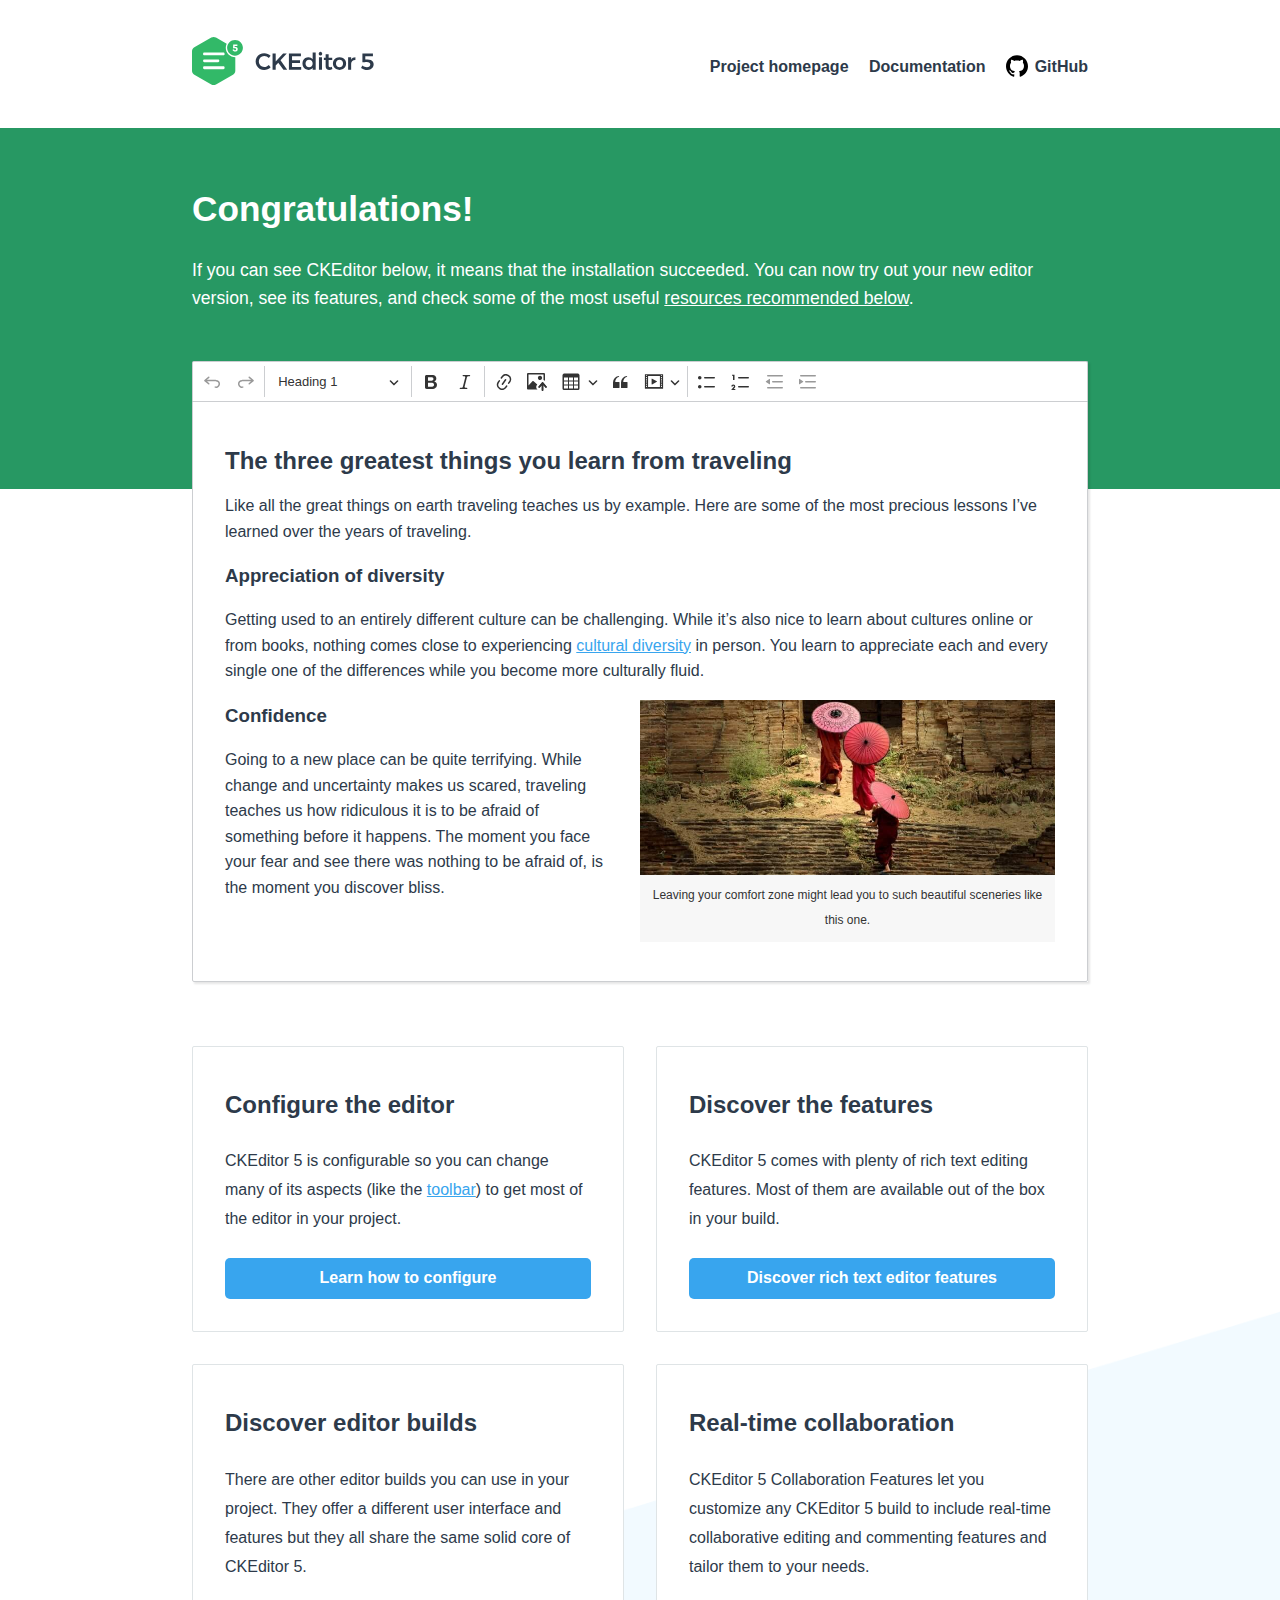
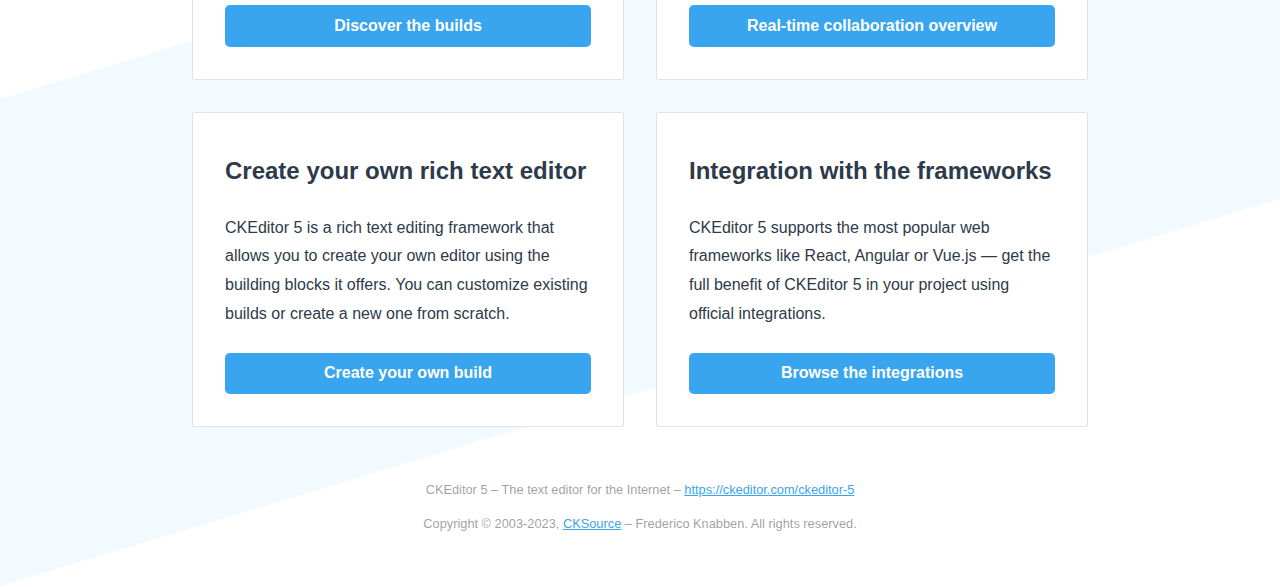
<file: static/ckeditor5/index.html>
<!DOCTYPE html>
<!--
Copyright (c) 2003-2023, CKSource Holding sp. z o.o. All rights reserved.
For licensing, see LICENSE.md or https://ckeditor.com/legal/ckeditor-oss-license
-->
<html lang="en">
<head>
	<meta charset="utf-8">
	<meta name="viewport" content="width=device-width, initial-scale=1.0, maximum-scale=1.0" />
	<link type="text/css" href="sample/css/sample.css" rel="stylesheet" media="screen" />
	<title>CKEditor 5 – classic editor build sample</title>
</head>
<body>

<header>
	<div class="centered">
		<h1><a href="https://ckeditor.com/ckeditor-5"><img src="sample/img/logo.svg" alt="WYSIWYG editor - CKEditor 5" /></a></h1>

		<input type="checkbox" id="menu-toggle" />
		<label for="menu-toggle"></label>
		  
		<nav>
			<ul>
				<li><a href="https://ckeditor.com/ckeditor-5">Project homepage</a></li>
				<li><a href="https://ckeditor.com/docs/">Documentation</a></li>
				<li><a href="https://github.com/ckeditor/ckeditor5">GitHub</a></li>
			</ul>
		</nav>
	</div>
</header>

<main>
	<div class="message">
		<div class="centered">
			<h1>Congratulations!</h1>

			<p>If you can see CKEditor below, it means that the installation succeeded. You can now try out your new editor version, see its features,
			and check some of the most useful <a href="#references">resources recommended below</a>.</p>
		</div>
	</div>
	<div class="centered">
		<div id="editor">
			<h2>The three greatest things you learn from traveling</h2>

			<p>Like all the great things on earth traveling teaches us by example. Here are some of the most precious lessons I’ve learned over the years of traveling.</p>

			<h3>Appreciation of diversity</h3>

			<p>Getting used to an entirely different culture can be challenging. While it’s also nice to learn about cultures online or from books, nothing comes close to experiencing <a href="https://en.wikipedia.org/wiki/Cultural_diversity">cultural diversity</a> in person. You learn to appreciate each and every single one of the differences while you become more culturally fluid.</p>

			<figure class="image image-style-side"><img src="sample/img/umbrellas.jpg" alt="Three Monks walking on ancient temple.">
				<figcaption>Leaving your comfort zone might lead you to such beautiful sceneries like this one.</figcaption>
			</figure>

			<h3>Confidence</h3>

			<p>Going to a new place can be quite terrifying. While change and uncertainty makes us scared, traveling teaches us how ridiculous it is to be afraid of something before it happens. The moment you face your fear and see there was nothing to be afraid of, is the moment you discover bliss.</p>
		</div>

		<div id="references">
			<section>
				<h2>Configure the editor</h2>
				<p>CKEditor 5 is configurable so you can change many of its aspects (like the <a href="https://ckeditor.com/docs/ckeditor5/latest/builds/guides/integration/configuration.html#toolbar-setup">toolbar</a>) to get most of the editor in your project.</p>
				<p><a href="https://ckeditor.com/docs/ckeditor5/latest/builds/guides/integration/configuration.html">Learn how to configure</a></p>
			</section>

			<section>
				<h2>Discover the features</h2>
				<p>CKEditor 5 comes with plenty of rich text editing features. Most of them are available out of the box in your build.</p>
				<p><a href="https://ckeditor.com/docs/ckeditor5/latest/features/index.html">Discover rich text editor features</a></p>				</section>

			<section>
				<h2>Discover editor builds</h2>
				<p>There are other editor builds you can use in your project. They offer a different user interface and features but they all share the same solid core of CKEditor 5.</p>
				<p><a href="https://ckeditor.com/docs/ckeditor5/latest/builds/guides/overview.html">Discover the builds</a></p>
			</section>

			<section>
				<h2>Real-time collaboration</h2>
				<p>CKEditor 5 Collaboration Features let you customize any CKEditor 5 build to include real-time collaborative editing and commenting features and tailor them to your needs.</p>
				<p><a href="https://ckeditor.com/docs/ckeditor5/latest/features/collaboration/collaboration.html">Real-time collaboration overview</a></p>
			</section>

			<section>
				<h2>Create your own rich text editor</h2>
				<p>CKEditor 5 is a rich text editing framework that allows you to create your own editor using the building blocks it offers. You can customize existing builds or create a new one from scratch.</p>
				<p><a href="https://ckeditor.com/docs/ckeditor5/latest/builds/guides/development/custom-builds.html">Create your own build</a></p>
			</section>

			<section>
				<h2>Integration with the frameworks</h2>
				<p>CKEditor 5 supports the most popular web frameworks like React, Angular or Vue.js &mdash; get the full benefit of CKEditor 5 in your project using official integrations.</p>
				<p><a href="https://ckeditor.com/docs/ckeditor5/latest/builds/guides/integration/frameworks/overview.html">Browse the integrations</a></p>
			</section>	
		</div>
	</div>
</main>

<footer>
	<div>
		<p>CKEditor 5 – The text editor for the Internet – <a href="https://ckeditor.com/ckeditor-5">https://ckeditor.com/ckeditor-5</a></p>
		<p>Copyright © 2003-2023, <a href="https://cksource.com/">CKSource</a> – Frederico Knabben. All rights reserved.</p>
	</div>
</footer>

<script src="ckeditor.js"></script>

<script>
	ClassicEditor
		.create( document.querySelector( '#editor' ), {
			// toolbar: [ 'heading', '|', 'bold', 'italic', 'link' ]
		} )
		.then( editor => {
			window.editor = editor;
		} )
		.catch( err => {
			console.error( err.stack );
		} );
</script>

</body>
</html>
</file>
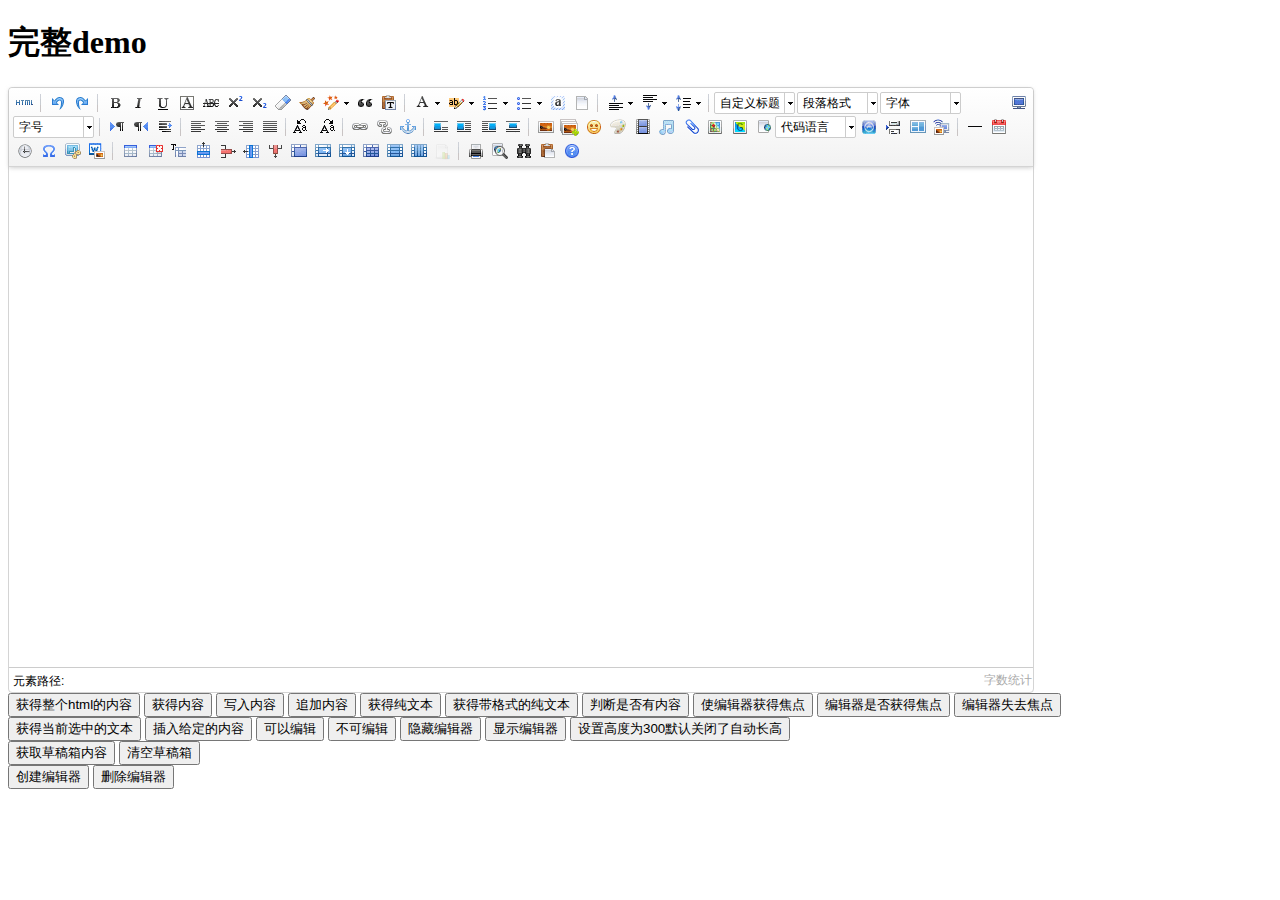
<file: static/ueditor/index.html>
<!DOCTYPE HTML PUBLIC "-//W3C//DTD HTML 4.01 Transitional//EN"
        "http://www.w3.org/TR/html4/loose.dtd">
<html>
<head>
    <title>完整demo</title>
    <meta http-equiv="Content-Type" content="text/html;charset=utf-8"/>
    <script type="text/javascript" charset="utf-8" src="ueditor.config.js"></script>
    <script type="text/javascript" charset="utf-8" src="ueditor.all.min.js"> </script>
    <!--建议手动加在语言，避免在ie下有时因为加载语言失败导致编辑器加载失败-->
    <!--这里加载的语言文件会覆盖你在配置项目里添加的语言类型，比如你在配置项目里配置的是英文，这里加载的中文，那最后就是中文-->
    <script type="text/javascript" charset="utf-8" src="lang/zh-cn/zh-cn.js"></script>

    <style type="text/css">
        div{
            width:100%;
        }
    </style>
</head>
<body>
<div>
    <h1>完整demo</h1>
    <script id="editor" type="text/plain" style="width:1024px;height:500px;"></script>
</div>
<div id="btns">
    <div>
        <button onclick="getAllHtml()">获得整个html的内容</button>
        <button onclick="getContent()">获得内容</button>
        <button onclick="setContent()">写入内容</button>
        <button onclick="setContent(true)">追加内容</button>
        <button onclick="getContentTxt()">获得纯文本</button>
        <button onclick="getPlainTxt()">获得带格式的纯文本</button>
        <button onclick="hasContent()">判断是否有内容</button>
        <button onclick="setFocus()">使编辑器获得焦点</button>
        <button onmousedown="isFocus(event)">编辑器是否获得焦点</button>
        <button onmousedown="setblur(event)" >编辑器失去焦点</button>

    </div>
    <div>
        <button onclick="getText()">获得当前选中的文本</button>
        <button onclick="insertHtml()">插入给定的内容</button>
        <button id="enable" onclick="setEnabled()">可以编辑</button>
        <button onclick="setDisabled()">不可编辑</button>
        <button onclick=" UE.getEditor('editor').setHide()">隐藏编辑器</button>
        <button onclick=" UE.getEditor('editor').setShow()">显示编辑器</button>
        <button onclick=" UE.getEditor('editor').setHeight(300)">设置高度为300默认关闭了自动长高</button>
    </div>

    <div>
        <button onclick="getLocalData()" >获取草稿箱内容</button>
        <button onclick="clearLocalData()" >清空草稿箱</button>
    </div>

</div>
<div>
    <button onclick="createEditor()">
    创建编辑器</button>
    <button onclick="deleteEditor()">
    删除编辑器</button>
</div>

<script type="text/javascript">

    //实例化编辑器
    //建议使用工厂方法getEditor创建和引用编辑器实例，如果在某个闭包下引用该编辑器，直接调用UE.getEditor('editor')就能拿到相关的实例
    var ue = UE.getEditor('editor');


    function isFocus(e){
        alert(UE.getEditor('editor').isFocus());
        UE.dom.domUtils.preventDefault(e)
    }
    function setblur(e){
        UE.getEditor('editor').blur();
        UE.dom.domUtils.preventDefault(e)
    }
    function insertHtml() {
        var value = prompt('插入html代码', '');
        UE.getEditor('editor').execCommand('insertHtml', value)
    }
    function createEditor() {
        enableBtn();
        UE.getEditor('editor');
    }
    function getAllHtml() {
        alert(UE.getEditor('editor').getAllHtml())
    }
    function getContent() {
        var arr = [];
        arr.push("使用editor.getContent()方法可以获得编辑器的内容");
        arr.push("内容为：");
        arr.push(UE.getEditor('editor').getContent());
        alert(arr.join("\n"));
    }
    function getPlainTxt() {
        var arr = [];
        arr.push("使用editor.getPlainTxt()方法可以获得编辑器的带格式的纯文本内容");
        arr.push("内容为：");
        arr.push(UE.getEditor('editor').getPlainTxt());
        alert(arr.join('\n'))
    }
    function setContent(isAppendTo) {
        var arr = [];
        arr.push("使用editor.setContent('欢迎使用ueditor')方法可以设置编辑器的内容");
        UE.getEditor('editor').setContent('欢迎使用ueditor', isAppendTo);
        alert(arr.join("\n"));
    }
    function setDisabled() {
        UE.getEditor('editor').setDisabled('fullscreen');
        disableBtn("enable");
    }

    function setEnabled() {
        UE.getEditor('editor').setEnabled();
        enableBtn();
    }

    function getText() {
        //当你点击按钮时编辑区域已经失去了焦点，如果直接用getText将不会得到内容，所以要在选回来，然后取得内容
        var range = UE.getEditor('editor').selection.getRange();
        range.select();
        var txt = UE.getEditor('editor').selection.getText();
        alert(txt)
    }

    function getContentTxt() {
        var arr = [];
        arr.push("使用editor.getContentTxt()方法可以获得编辑器的纯文本内容");
        arr.push("编辑器的纯文本内容为：");
        arr.push(UE.getEditor('editor').getContentTxt());
        alert(arr.join("\n"));
    }
    function hasContent() {
        var arr = [];
        arr.push("使用editor.hasContents()方法判断编辑器里是否有内容");
        arr.push("判断结果为：");
        arr.push(UE.getEditor('editor').hasContents());
        alert(arr.join("\n"));
    }
    function setFocus() {
        UE.getEditor('editor').focus();
    }
    function deleteEditor() {
        disableBtn();
        UE.getEditor('editor').destroy();
    }
    function disableBtn(str) {
        var div = document.getElementById('btns');
        var btns = UE.dom.domUtils.getElementsByTagName(div, "button");
        for (var i = 0, btn; btn = btns[i++];) {
            if (btn.id == str) {
                UE.dom.domUtils.removeAttributes(btn, ["disabled"]);
            } else {
                btn.setAttribute("disabled", "true");
            }
        }
    }
    function enableBtn() {
        var div = document.getElementById('btns');
        var btns = UE.dom.domUtils.getElementsByTagName(div, "button");
        for (var i = 0, btn; btn = btns[i++];) {
            UE.dom.domUtils.removeAttributes(btn, ["disabled"]);
        }
    }

    function getLocalData () {
        alert(UE.getEditor('editor').execCommand( "getlocaldata" ));
    }

    function clearLocalData () {
        UE.getEditor('editor').execCommand( "clearlocaldata" );
        alert("已清空草稿箱")
    }
</script>
</body>
</html>
</file>
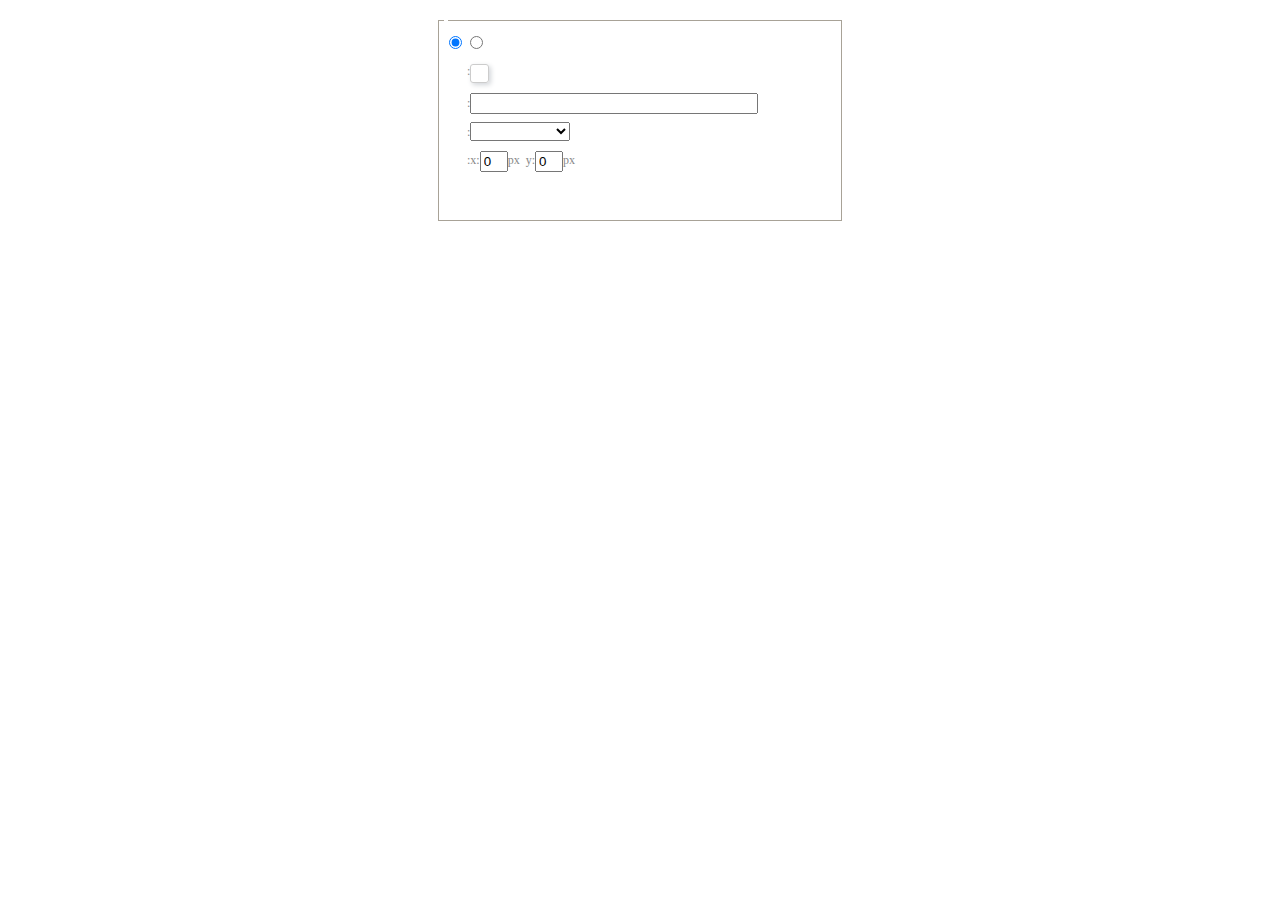
<file: static/ueditor/dialogs/background/background.html>
<!DOCTYPE HTML>
<html>
<head>
    <meta http-equiv="Content-Type" content="text/html;charset=utf-8"/>
    <script type="text/javascript" src="../internal.js"></script>
    <link rel="stylesheet" type="text/css" href="background.css">
</head>
<body>
    <div id="bg_container" class="wrapper">
        <div id="tabHeads" class="tabhead">
            <span class="focus" data-content-id="normal"><var id="lang_background_normal"></var></span>
            <span class="" data-content-id="imgManager"><var id="lang_background_local"></var></span>
        </div>
        <div id="tabBodys" class="tabbody">
            <div id="normal" class="panel focus">
                <fieldset class="bgarea">
                    <legend><var id="lang_background_set"></var></legend>
                    <div class="content">
                        <div>
                            <label><input id="nocolorRadio" class="iptradio" type="radio" name="t" value="none" checked="checked"><var id="lang_background_none"></var></label>
                            <label><input id="coloredRadio" class="iptradio" type="radio" name="t" value="color"><var id="lang_background_colored"></var></label>
                        </div>
                        <div class="wrapcolor pl">
                            <div class="color">
                                <var id="lang_background_color"></var>:
                            </div>
                            <div id="colorPicker"></div>
                            <div class="clear"></div>
                        </div>
                        <div class="wrapcolor pl">
                            <label><var id="lang_background_netimg"></var>:</label><input class="txt" type="text" id="url">
                        </div>
                        <div id="alignment" class="alignment">
                            <var id="lang_background_align"></var>:<select id="repeatType">
                                <option value="center"></option>
                                <option value="repeat-x"></option>
                                <option value="repeat-y"></option>
                                <option value="repeat"></option>
                                <option value="self"></option>
                            </select>
                        </div>
                        <div id="custom" >
                            <var id="lang_background_position"></var>:x:<input type="text" size="1" id="x" maxlength="4" value="0">px&nbsp;&nbsp;y:<input type="text" size="1" id="y" maxlength="4" value="0">px
                        </div>
                    </div>
                </fieldset>

            </div>
            <div id="imgManager" class="panel">
                <div id="imageList" style=""></div>
            </div>
        </div>
    </div>
    <script type="text/javascript" src="background.js"></script>
</body>
</html>
</file>
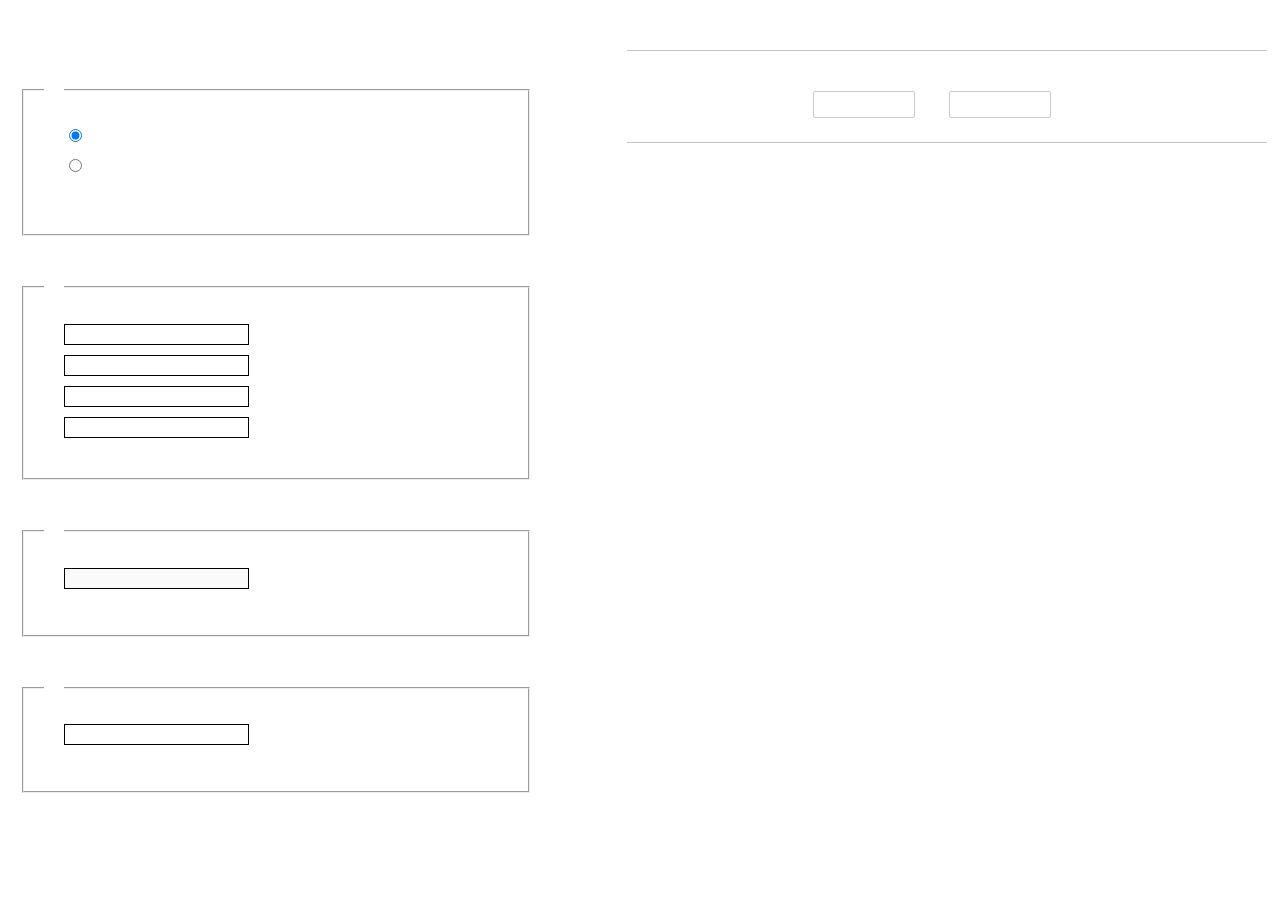
<file: static/ueditor/dialogs/charts/charts.html>
<!DOCTYPE html>
<html>
    <head>
        <title>chart</title>
        <meta chartset="utf-8">
        <link rel="stylesheet" type="text/css" href="charts.css">
        <script type="text/javascript" src="../internal.js"></script>
    </head>
    <body>
        <div class="main">
            <div class="table-view">
                <h3><var id="lang_data_source"></var></h3>
                <div id="tableContainer" class="table-container"></div>
                <h3><var id="lang_chart_format"></var></h3>
                <form name="data-form">
                    <div class="charts-format">
                        <fieldset>
                            <legend><var id="lang_data_align"></var></legend>
                            <div class="format-item-container">
                                <label>
                                    <input type="radio" class="format-ctrl not-pie-item" name="charts-format" value="1" checked="checked">
                                    <var id="lang_chart_align_same"></var>
                                </label>
                                <label>
                                    <input type="radio" class="format-ctrl not-pie-item" name="charts-format" value="-1">
                                    <var id="lang_chart_align_reverse"></var>
                                </label>
                                <br>
                            </div>
                        </fieldset>
                        <fieldset>
                            <legend><var id="lang_chart_title"></var></legend>
                            <div class="format-item-container">
                                <label>
                                    <var id="lang_chart_main_title"></var><input type="text" name="title" class="data-item">
                                </label>
                                <label>
                                    <var id="lang_chart_sub_title"></var><input type="text" name="sub-title" class="data-item not-pie-item">
                                </label>
                                <label>
                                    <var id="lang_chart_x_title"></var><input type="text" name="x-title" class="data-item not-pie-item">
                                </label>
                                <label>
                                    <var id="lang_chart_y_title"></var><input type="text" name="y-title" class="data-item not-pie-item">
                                </label>
                            </div>
                        </fieldset>
                        <fieldset>
                            <legend><var id="lang_chart_tip"></var></legend>
                            <div class="format-item-container">
                                <label>
                                    <var id="lang_cahrt_tip_prefix"></var>
                                    <input type="text" id="tipInput" name="tip" class="data-item" disabled="disabled">
                                </label>
                                <p><var id="lang_cahrt_tip_description"></var></p>
                            </div>
                        </fieldset>
                        <fieldset>
                            <legend><var id="lang_chart_data_unit"></var></legend>
                            <div class="format-item-container">
                                <label><var id="lang_chart_data_unit_title"></var><input type="text" name="unit" class="data-item"></label>
                                <p><var id="lang_chart_data_unit_description"></var></p>
                            </div>
                        </fieldset>
                    </div>
                </form>
            </div>
            <div class="charts-view">
                <div id="chartsContainer" class="charts-container"></div>
                <div id="chartsType" class="charts-type">
                    <h3><var id="lang_chart_type"></var></h3>
                    <div class="scroll-view">
                        <div class="scroll-container">
                            <div id="scrollBed" class="scroll-bed"></div>
                        </div>
                        <div id="buttonContainer" class="button-container">
                            <a href="#" data-title="prev"><var id="lang_prev_btn"></var></a>
                            <a href="#" data-title="next"><var id="lang_next_btn"></var></a>
                        </div>
                    </div>
                </div>
            </div>
        </div>
        <script src="../../third-party/jquery-1.10.2.min.js"></script>
        <script src="../../third-party/highcharts/highcharts.js"></script>
        <script src="chart.config.js"></script>
        <script src="charts.js"></script>
    </body>
</html>
</file>
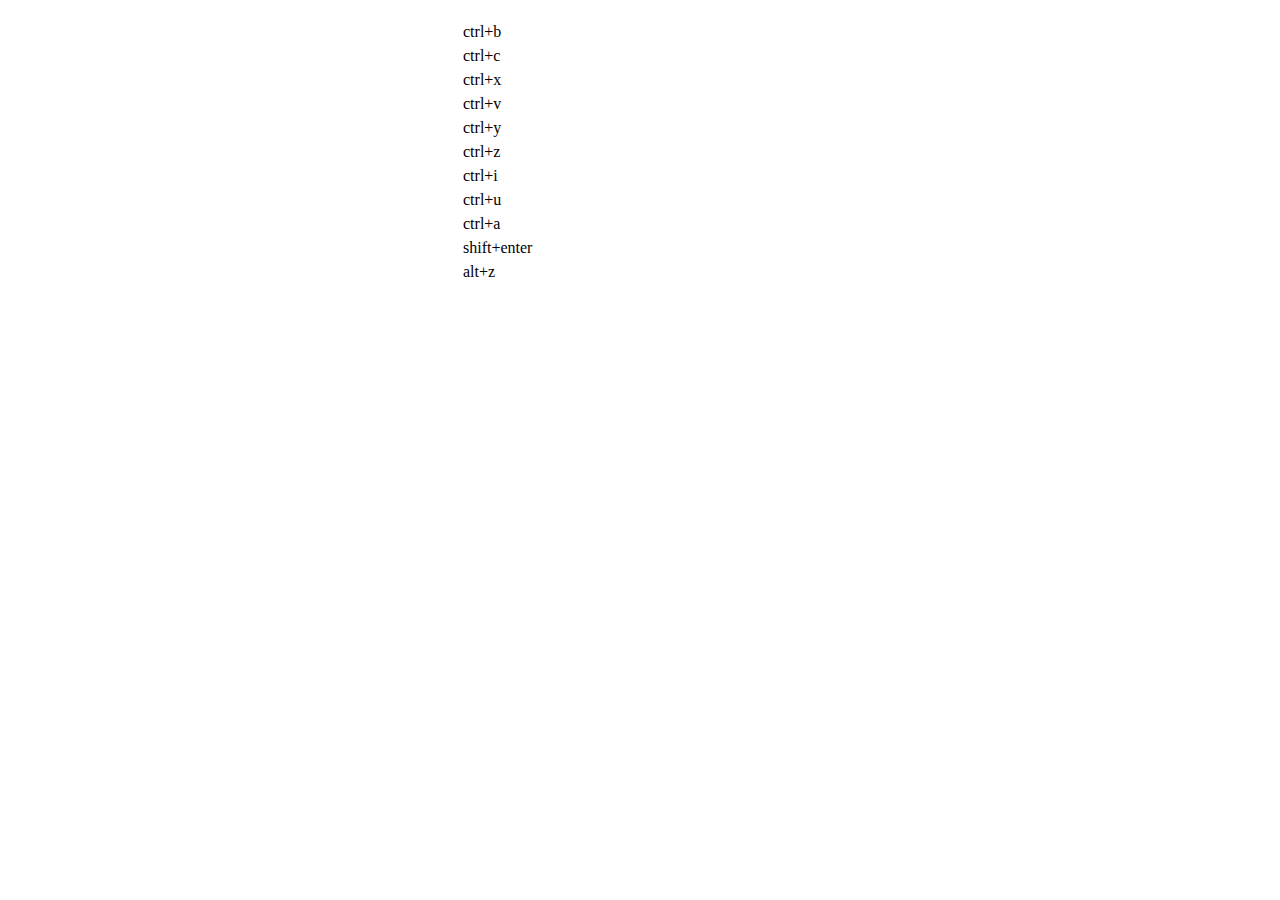
<file: static/ueditor/dialogs/help/help.html>
<!DOCTYPE HTML PUBLIC "-//W3C//DTD HTML 4.01 Transitional//EN"
        "http://www.w3.org/TR/html4/loose.dtd">
<html>
<head>
    <title>帮助</title>
    <meta content="text/html; charset=utf-8" http-equiv="Content-Type"/>
    <script type="text/javascript" src="../internal.js"></script>
    <link rel="stylesheet" type="text/css" href="help.css">
</head>
<body>
<div class="wrapper" id="helptab">
    <div id="tabHeads" class="tabhead">
        <span class="focus" tabsrc="about"><var id="lang_input_about"></var></span>
        <span tabsrc="shortcuts"><var id="lang_input_shortcuts"></var></span>
    </div>
    <div id="tabBodys" class="tabbody">
        <div id="about" class="panel">
            <h1>UEditor</h1>
            <p id="version"></p>
            <p><var id="lang_input_introduction"></var></p>
        </div>
        <div id="shortcuts" class="panel">
            <table>
                <thead>
                <tr>
                    <td><var id="lang_Txt_shortcuts"></var></td>
                    <td><var id="lang_Txt_func"></var></td>
                </tr>
                </thead>
                <tbody>
                <tr>
                    <td>ctrl+b</td>
                    <td><var id="lang_Txt_bold"></var></td>
                </tr>
                <tr>
                    <td>ctrl+c</td>
                    <td><var id="lang_Txt_copy"></var></td>
                </tr>
                <tr>
                    <td>ctrl+x</td>
                    <td><var id="lang_Txt_cut"></var></td>
                </tr>
                <tr>
                    <td>ctrl+v</td>
                    <td><var id="lang_Txt_Paste"></var></td>
                </tr>
                <tr>
                    <td>ctrl+y</td>
                    <td><var id="lang_Txt_undo"></var></td>
                </tr>
                <tr>
                    <td>ctrl+z</td>
                    <td><var id="lang_Txt_redo"></var></td>
                </tr>
                <tr>
                    <td>ctrl+i</td>
                    <td><var id="lang_Txt_italic"></var></td>
                </tr>
                <tr>
                    <td>ctrl+u</td>
                    <td><var id="lang_Txt_underline"></var></td>
                </tr>
                <tr>
                    <td>ctrl+a</td>
                    <td><var id="lang_Txt_selectAll"></var></td>
                </tr>
                <tr>
                    <td>shift+enter</td>
                    <td><var id="lang_Txt_visualEnter"></var></td>
                </tr>
                <tr>
                    <td>alt+z</td>
                    <td><var id="lang_Txt_fullscreen"></var></td>
                </tr>
                </tbody>
            </table>
        </div>
    </div>
</div>
<script type="text/javascript" src="help.js"></script>
</body>
</html>
</file>
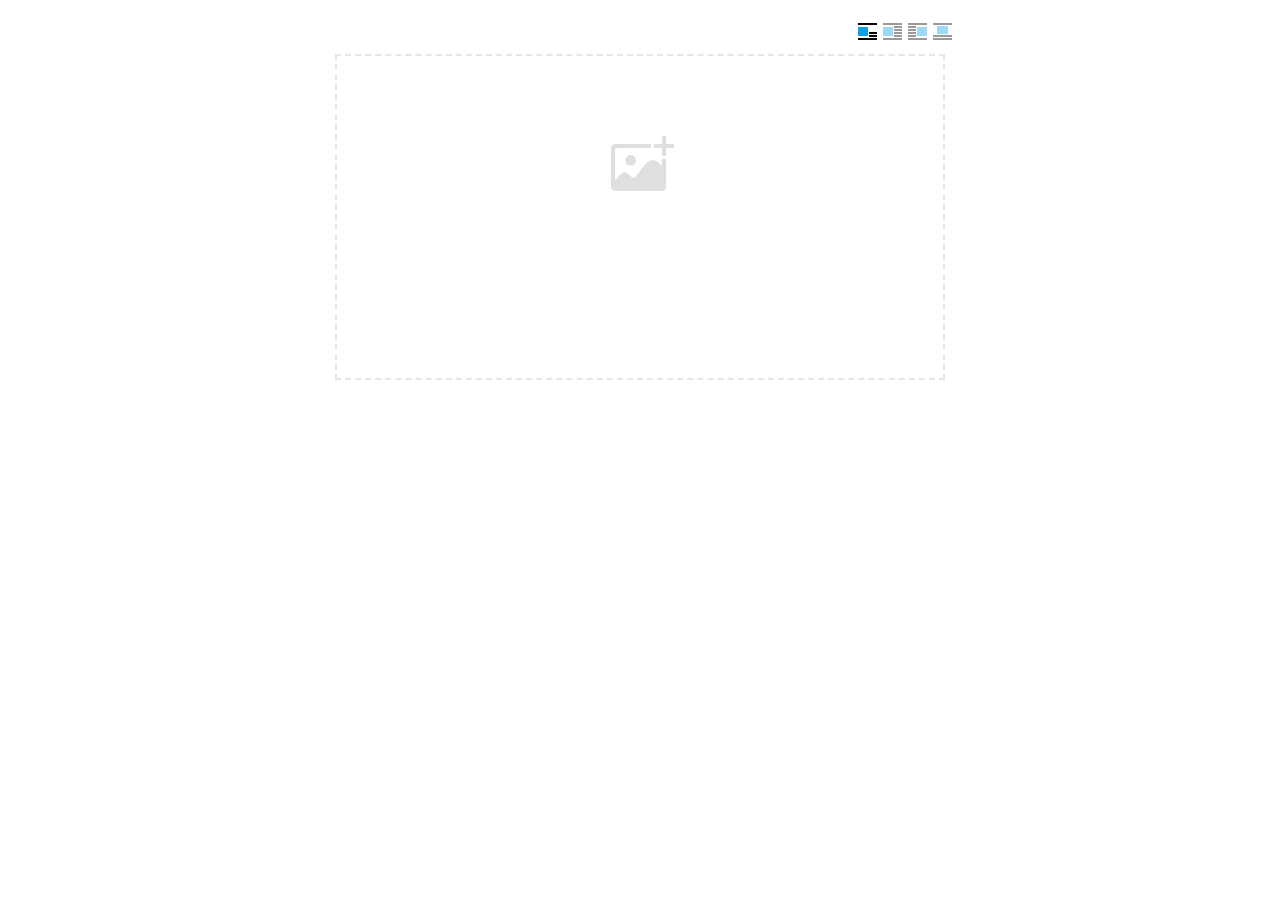
<file: static/ueditor/dialogs/image/image.html>
<!doctype html>
<html>
<head>
    <meta charset="UTF-8">
    <title>ueditor图片对话框</title>
    <script type="text/javascript" src="../internal.js"></script>

    <!-- jquery -->
    <script type="text/javascript" src="../../third-party/jquery-1.10.2.min.js"></script>

    <!-- webuploader -->
    <script src="../../third-party/webuploader/webuploader.min.js"></script>
    <link rel="stylesheet" type="text/css" href="../../third-party/webuploader/webuploader.css">

    <!-- image dialog -->
    <link rel="stylesheet" href="image.css" type="text/css" />
</head>
<body>

    <div class="wrapper">
        <div id="tabhead" class="tabhead">
            <span class="tab" data-content-id="remote"><var id="lang_tab_remote"></var></span>
            <span class="tab focus" data-content-id="upload"><var id="lang_tab_upload"></var></span>
            <span class="tab" data-content-id="online"><var id="lang_tab_online"></var></span>
            <span class="tab" data-content-id="search"><var id="lang_tab_search"></var></span>
        </div>
        <div class="alignBar">
            <label class="algnLabel"><var id="lang_input_align"></var></label>
                    <span id="alignIcon">
                        <span id="noneAlign" class="none-align focus" data-align="none"></span>
                        <span id="leftAlign" class="left-align" data-align="left"></span>
                        <span id="rightAlign" class="right-align" data-align="right"></span>
                        <span id="centerAlign" class="center-align" data-align="center"></span>
                    </span>
            <input id="align" name="align" type="hidden" value="none"/>
        </div>
        <div id="tabbody" class="tabbody">

            <!-- 远程图片 -->
            <div id="remote" class="panel">
                <div class="top">
                    <div class="row">
                        <label for="url"><var id="lang_input_url"></var></label>
                        <span><input class="text" id="url" type="text"/></span>
                    </div>
                </div>
                <div class="left">
                    <div class="row">
                        <label><var id="lang_input_size"></var></label>
                        <span><var id="lang_input_width">&nbsp;&nbsp;</var><input class="text" type="text" id="width"/>px </span>
                        <span><var id="lang_input_height">&nbsp;&nbsp;</var><input class="text" type="text" id="height"/>px </span>
                        <span><input id="lock" type="checkbox" disabled="disabled"><span id="lockicon"></span></span>
                    </div>
                    <div class="row">
                        <label><var id="lang_input_border"></var></label>
                        <span><input class="text" type="text" id="border"/>px </span>
                    </div>
                    <div class="row">
                        <label><var id="lang_input_vhspace"></var></label>
                        <span><input class="text" type="text" id="vhSpace"/>px </span>
                    </div>
                    <div class="row">
                        <label><var id="lang_input_title"></var></label>
                        <span><input class="text" type="text" id="title"/></span>
                    </div>
                </div>
                <div class="right"><div id="preview"></div></div>
            </div>

            <!-- 上传图片 -->
            <div id="upload" class="panel focus">
                <div id="queueList" class="queueList">
                    <div class="statusBar element-invisible">
                        <div class="progress">
                            <span class="text">0%</span>
                            <span class="percentage"></span>
                        </div><div class="info"></div>
                        <div class="btns">
                            <div id="filePickerBtn"></div>
                            <div class="uploadBtn"><var id="lang_start_upload"></var></div>
                        </div>
                    </div>
                    <div id="dndArea" class="placeholder">
                        <div class="filePickerContainer">
                            <div id="filePickerReady"></div>
                        </div>
                    </div>
                    <ul class="filelist element-invisible">
                        <li id="filePickerBlock" class="filePickerBlock"></li>
                    </ul>
                </div>
            </div>

            <!-- 在线图片 -->
            <div id="online" class="panel">
                <div id="imageList"><var id="lang_imgLoading"></var></div>
            </div>

            <!-- 搜索图片 -->
            <div id="search" class="panel">
                <div class="searchBar">
                    <input id="searchTxt" class="searchTxt text" type="text" />
                    <select id="searchType" class="searchType">
                        <option value="&s=4&z=0"></option>
                        <option value="&s=1&z=19"></option>
                        <option value="&s=2&z=0"></option>
                        <option value="&s=3&z=0"></option>
                    </select>
                    <input id="searchReset" type="button"  />
                    <input id="searchBtn" type="button"  />
                </div>
                <div id="searchList" class="searchList"><ul id="searchListUl"></ul></div>
            </div>

        </div>
    </div>
    <script type="text/javascript" src="image.js"></script>

</body>
</html>
</file>
<file: static/ckeditor5/sample/css/sample.css>
/**
 * @license Copyright (c) 2003-2023, CKSource Holding sp. z o.o. All rights reserved.
 * For licensing, see LICENSE.md or https://ckeditor.com/legal/ckeditor-oss-license
 */

:root {
	--ck-sample-base-spacing: 2em;
	--ck-sample-color-white: #fff;
	--ck-sample-color-green: #279863;
}

body, html {
	padding: 0;
	margin: 0;

	font-family: sans-serif, Arial, Verdana, "Trebuchet MS", "Apple Color Emoji", "Segoe UI Emoji", "Segoe UI Symbol";
	font-size: 16px;
	line-height: 22px;
}

body {
	height: 100%;
	color: #2D3A4A;
	background-image: url(../img/bg.png);
	background-repeat: no-repeat;
	background-position: 50% 100%;
	background-size: 100% auto;
}

body * {
	box-sizing: border-box;
}

a {
	color: #38A5EE;
}

abbr {
	border-bottom: 1px dotted #333;
	text-decoration: none;
}

.centered {
	max-width: 960px;
	margin: 0 auto;
	padding: 0 var(--ck-sample-base-spacing);
}

/* --------- HEADER ---------------------------------------------------------------------------- */

header .centered {
	display: flex;
	flex-flow: row nowrap;
	justify-content: space-between;
	align-items: center;
	min-height: 8em;
}

header h1 {
	margin: 0;
	font-size: 1em;
	display: inline-block;
}

header h1 a {
	display: inline-block;
	line-height: 0;
}

header h1 img {
	height: 3em;
}

header nav ul {
	margin: 0;
	padding: 0;
	list-style-type: none;
}

header nav ul li {
	display: inline-block;
}

header nav ul li + li {
	margin-left: 1em;
}

header nav ul li a {
	font-weight: bold;
	text-decoration: none;
	color: #2D3A4A;
}

header nav ul li a:hover {
	text-decoration: underline;
}

header nav ul li:last-child a::before {
	content: url(../img/github.svg);
	width: 1.4em;
	height: 1.4em;
	display: inline-block;
	margin-right: .4em;
	position: relative;
	top: .3em;
}

header input {
	display: none;
}

header label {
	display: none;
}

/* --------- MAIN ------------------------------------------------------------------------------- */

main .message {
	padding: 0 0 var(--ck-sample-base-spacing);
	background: var(--ck-sample-color-green);
	color: var(--ck-sample-color-white);
}

main .message::after {
	content: "";
	z-index: -1;
	display: block;
	height: 10em;
	width: 100%;
	background: var(--ck-sample-color-green);
	position: absolute;
	left: 0;
}

main .message h1 {
	padding-top: var(--ck-sample-base-spacing);
	margin: 0 0 1em;
	font-size: 2.2em;
}

main .message p {
	font-size: 1.1em;
	line-height: 1.6em;
}

main .message p a {
	color: var(--ck-sample-color-white);
}

main #editor {
	background: var(--ck-sample-color-white);
	box-shadow: 2px 2px 2px rgba(0,0,0,.1);
	border: 1px solid #DFE4E6;			
	border-bottom-color: #cdd0d2;
	border-right-color: #cdd0d2;
}

main .ck.ck-editor {
	box-shadow: 2px 2px 2px rgba(0,0,0,.1);
}

main .ck.ck-content {
	font-size: 1em;
	line-height: 1.6em;
	margin-bottom: 0.8em;
	min-height: 200px;
	padding: 1.5em 2em;
}

main #references {
	margin: 4em 0 var(--ck-sample-base-spacing);
	display: grid;
	grid-template-columns: repeat( auto-fit, minmax(320px, 1fr) );
	grid-gap: var(--ck-sample-base-spacing);
}

main #references > section {
	background: var(--ck-sample-color-white);
	border-radius: 2px;
	border: 1px solid #DFE4E6;			
	padding: var(--ck-sample-base-spacing);
	line-height: 1.8em;

	display: flex;
	flex-flow: column nowrap;
	justify-content: space-between;
}

main #references > section h2 {
	margin: .5em 0;
}

main #references > section p:first-of-type {
	flex: 1 0 auto;
}

main #references > section p:last-child {
	margin: calc(.25*var(--ck-sample-base-spacing)) 0 0;
}

main #references > section p:last-child a {
	background: #38A5EE;
	border-radius: 5px;
	padding: .4em 1em;
	color: var(--ck-sample-color-white);
	text-decoration: none;
	font-weight: bold;
	display: block;
	text-align: center;
}

main #references > section p:last-child a:hover {
	background: #218cd4;
}

/* --------- MAIN / DOCUMENT EDITOR --------------------------------------------------------------- */

main .document-editor {
	border: 1px solid #DFE4E6;
	border-bottom-color: #cdd0d2;
	border-right-color: #cdd0d2;
	border-radius: 2px;
	max-height: 700px;
	display: flex;
	flex-flow: column nowrap;
	box-shadow: 2px 2px 2px rgba(0,0,0,.1);
}

main .toolbar-container {
	z-index: 1;
	position: relative;
	box-shadow: 2px 2px 1px rgba(0,0,0,.05);
}

main .toolbar-container .ck.ck-toolbar {
	border-top-width: 0;
	border-left-width: 0;
	border-right-width: 0;
	border-radius: 0;
}

main .content-container {
	padding: var(--ck-sample-base-spacing);
	background: #eee;
	overflow-y: scroll;
}

main .content-container #editor {
	border-top-left-radius: 0;
	border-top-right-radius: 0;

	width: 15.8cm;
	min-height: 21cm;
	padding: 1cm 1cm 2cm;
	margin: 0 auto;
	box-shadow: 2px 2px 1px rgba(0,0,0,.05);
}

/* --------- FOOTER ------------------------------------------------------------------------------- */

footer {
	margin: calc(2*var(--ck-sample-base-spacing)) var(--ck-sample-base-spacing);
	font-size: .8em;
	text-align: center;
	color: rgba(0,0,0,.4);
}

/* --------- RWD ------------------------------------------------------------------------------- */

@media (max-width: 900px) {
	header .centered {
		padding-top: var(--ck-sample-base-spacing);
		padding-bottom: var(--ck-sample-base-spacing);
		flex-flow: column nowrap;
		align-items: stretch;
		min-height: unset;
	}

	header h1 {
		text-align: center;
		margin-bottom: var(--ck-sample-base-spacing);
	}

	header nav ul {
		text-align: center;
	}
}

@media (max-width: 600px) {
	header .centered {
		padding-left: 0;
		padding-right: 0;
	}

	header nav {
		position: absolute;
		top: 0;
		left: 0;
		right: 0;		
		background: #fff;
		padding: 1em 0;
		transition: all .4s ease-out;
		transform: translateY(-100%);
		overflow: hidden;
	}

	header h1 {
		margin: 0;
	}

	header nav ul li {
		display: block;
		line-height: 3em;
		margin-bottom: 1px;
	}

	header nav ul li a {
		display: block;
	}

	header nav ul li a:hover {
		background: #eee;
	}

	header nav ul li + li {
		margin-left: 0;
	}

	header label {
		display: block;
		color: #fff;
		width: 40px;
		height: 40px;
		position: absolute;
		top: 10px;
		left: 10px;
		z-index: 1;
		transition: transform .2s ease-out;
		transform: rotate(0deg);
		background: url([data-uri]) center center no-repeat;
	}

	header input:checked ~ nav {
		transform: translateY(0%);
		box-shadow: 0 3px 3px rgba(0,0,0,.1);		
	}

	header input:checked ~ label {
		background-image: url([data-uri]);
		transform: rotate(180deg);
	}

	main #references {
		grid-template-columns: repeat( auto-fit, minmax(240px, 1fr) );
	}
}
</file>
<file: static/ueditor/dialogs/background/background.css>
.wrapper{ width: 424px;margin: 10px auto; zoom:1;position: relative}
.tabbody{height:225px;}
.tabbody .panel { position: absolute;width:100%; height:100%;background: #fff; display: none;}
.tabbody .focus { display: block;}

body{font-size: 12px;color: #888;overflow: hidden;}
input,label{vertical-align:middle}
.clear{clear: both;}
.pl{padding-left: 18px;padding-left: 23px\9;}

#imageList {width: 420px;height: 215px;margin-top: 10px;overflow: hidden;overflow-y: auto;}
#imageList div {float: left;width: 100px;height: 95px;margin: 5px 10px;}
#imageList img {cursor: pointer;border: 2px solid white;}

.bgarea{margin: 10px;padding: 5px;height: 84%;border: 1px solid #A8A297;}
.content div{margin: 10px 0 10px 5px;}
.content .iptradio{margin: 0px 5px 5px 0px;}
.txt{width:280px;}

.wrapcolor{height: 19px;}
div.color{float: left;margin: 0;}
#colorPicker{width: 17px;height: 17px;border: 1px solid #CCC;display: inline-block;border-radius: 3px;box-shadow: 2px 2px 5px #D3D6DA;margin: 0;float: left;}
div.alignment,#custom{margin-left: 23px;margin-left: 28px\9;}
#custom input{height: 15px;min-height: 15px;width:20px;}
#repeatType{width:100px;}


/* 图片管理样式 */
#imgManager {
    width: 100%;
    height: 225px;
}
#imgManager #imageList{
    width: 100%;
    overflow-x: hidden;
    overflow-y: auto;
}
#imgManager ul {
    display: block;
    list-style: none;
    margin: 0;
    padding: 0;
}
#imgManager li {
    float: left;
    display: block;
    list-style: none;
    padding: 0;
    width: 113px;
    height: 113px;
    margin: 9px 0 0 19px;
    background-color: #eee;
    overflow: hidden;
    cursor: pointer;
    position: relative;
}
#imgManager li.clearFloat {
    float: none;
    clear: both;
    display: block;
    width:0;
    height:0;
    margin: 0;
    padding: 0;
}
#imgManager li img {
    cursor: pointer;
}
#imgManager li .icon {
    cursor: pointer;
    width: 113px;
    height: 113px;
    position: absolute;
    top: 0;
    left: 0;
    z-index: 2;
    border: 0;
    background-repeat: no-repeat;
}
#imgManager li .icon:hover {
    width: 107px;
    height: 107px;
    border: 3px solid #1094fa;
}
#imgManager li.selected .icon {
    background-image: url(images/success.png);
    background-position: 75px 75px;
}
#imgManager li.selected .icon:hover {
    width: 107px;
    height: 107px;
    border: 3px solid #1094fa;
    background-position: 72px 72px;
}
</file>
<file: static/ueditor/dialogs/charts/charts.css>
html, body {
    width: 100%;
    height: 100%;
    margin: 0;
    padding: 0;
    overflow-x: hidden;
}

.main {
    width: 100%;
    overflow: hidden;
}

.table-view {
    height: 100%;
    float: left;
    margin: 20px;
    width: 40%;
}

.table-view .table-container {
    width: 100%;
    margin-bottom: 50px;
    overflow: scroll;
}

.table-view th {
    padding: 5px 10px;
    background-color: #F7F7F7;
}

.table-view td {
    width: 50px;
    text-align: center;
    padding:0;
}

.table-container input {
    width: 40px;
    padding: 5px;
    border: none;
    outline: none;
}

.table-view caption {
    font-size: 18px;
    text-align: left;
}

.charts-view {
    /*margin-left: 49%!important;*/
    width: 50%;
    margin-left: 49%;
    height: 400px;
}

.charts-container {
    border-left: 1px solid #c3c3c3;
}

.charts-format fieldset {
    padding-left: 20px;
    margin-bottom: 50px;
}

.charts-format legend {
    padding-left: 10px;
    padding-right: 10px;
}

.format-item-container {
    padding: 20px;
}

.format-item-container label {
    display: block;
    margin: 10px 0;
}

.charts-format .data-item {
    border: 1px solid black;
    outline: none;
    padding: 2px 3px;
}

/* 图表类型 */

.charts-type {
    margin-top: 50px;
    height: 300px;
}

.scroll-view {
    border: 1px solid #c3c3c3;
    border-left: none;
    border-right: none;
    overflow: hidden;
}

.scroll-container {
    margin: 20px;
    width: 100%;
    overflow: hidden;
}

.scroll-bed {
    width: 10000px;
    _margin-top: 20px;
    -webkit-transition: margin-left .5s ease;
    -moz-transition: margin-left .5s ease;
    transition: margin-left .5s ease;
}

.view-box {
    display: inline-block;
    *display: inline;
    *zoom: 1;
    margin-right: 20px;
    border: 2px solid white;
    line-height: 0;
    overflow: hidden;
    cursor: pointer;
}

.view-box img {
    border: 1px solid #cecece;
}

.view-box.selected {
    border-color: #7274A7;
}

.button-container {
    margin-bottom: 20px;
    text-align: center;
}

.button-container a {
    display: inline-block;
    width: 100px;
    height: 25px;
    line-height: 25px;
    border: 1px solid #c2ccd1;
    margin-right: 30px;
    text-decoration: none;
    color: black;
    -webkit-border-radius: 2px;
    -moz-border-radius: 2px;
    border-radius: 2px;
}

.button-container a:HOVER {
    background: #fcfcfc;
}

.button-container a:ACTIVE {
    border-top-color: #c2ccd1;
    box-shadow:inset 0 5px 4px -4px rgba(49, 49, 64, 0.1);
}

.edui-charts-not-data {
    height: 100px;
    line-height: 100px;
    text-align: center;
}
</file>
<file: static/ueditor/dialogs/help/help.css>
.wrapper{width: 370px;margin: 10px auto;zoom: 1;}
.tabbody{height: 360px;}
.tabbody .panel{width:100%;height: 360px;position: absolute;background: #fff;}
.tabbody .panel h1{font-size:26px;margin: 5px 0 0 5px;}
.tabbody .panel p{font-size:12px;margin: 5px 0 0 5px;}
.tabbody table{width:90%;line-height: 20px;margin: 5px 0 0 5px;;}
.tabbody table thead{font-weight: bold;line-height: 25px;}
</file>
<file: static/ueditor/third-party/webuploader/webuploader.css>
.webuploader-container {
	position: relative;
}
.webuploader-element-invisible {
	position: absolute !important;
	clip: rect(1px 1px 1px 1px); /* IE6, IE7 */
    clip: rect(1px,1px,1px,1px);
}
.webuploader-pick {
	position: relative;
	display: inline-block;
	cursor: pointer;
	background: #00b7ee;
	padding: 10px 15px;
	color: #fff;
	text-align: center;
	border-radius: 3px;
	overflow: hidden;
}
.webuploader-pick-hover {
	background: #00a2d4;
}

.webuploader-pick-disable {
	opacity: 0.6;
	pointer-events:none;
}
</file>
<file: static/ueditor/dialogs/image/image.css>
@charset "utf-8";
/* dialog样式 */
.wrapper {
    zoom: 1;
    width: 630px;
    *width: 626px;
    height: 380px;
    margin: 0 auto;
    padding: 10px;
    position: relative;
    font-family: sans-serif;
}

/*tab样式框大小*/
.tabhead {
    float:left;
}
.tabbody {
    width: 100%;
    height: 346px;
    position: relative;
    clear: both;
}

.tabbody .panel {
    position: absolute;
    width: 0;
    height: 0;
    background: #fff;
    overflow: hidden;
    display: none;
}

.tabbody .panel.focus {
    width: 100%;
    height: 346px;
    display: block;
}

/* 图片对齐方式 */
.alignBar{
    float:right;
    margin-top: 5px;
    position: relative;
}

.alignBar .algnLabel{
    float:left;
    height: 20px;
    line-height: 20px;
}

.alignBar #alignIcon{
    zoom:1;
    _display: inline;
    display: inline-block;
    position: relative;
}
.alignBar #alignIcon span{
    float: left;
    cursor: pointer;
    display: block;
    width: 19px;
    height: 17px;
    margin-right: 3px;
    margin-left: 3px;
    background-image: url(./images/alignicon.jpg);
}
.alignBar #alignIcon .none-align{
    background-position: 0 -18px;
}
.alignBar #alignIcon .left-align{
    background-position: -20px -18px;
}
.alignBar #alignIcon .right-align{
    background-position: -40px -18px;
}
.alignBar #alignIcon .center-align{
    background-position: -60px -18px;
}
.alignBar #alignIcon .none-align.focus{
    background-position: 0 0;
}
.alignBar #alignIcon .left-align.focus{
    background-position: -20px 0;
}
.alignBar #alignIcon .right-align.focus{
    background-position: -40px 0;
}
.alignBar #alignIcon .center-align.focus{
    background-position: -60px 0;
}




/* 远程图片样式 */
#remote {
    z-index: 200;
}

#remote .top{
    width: 100%;
    margin-top: 25px;
}
#remote .left{
    display: block;
    float: left;
    width: 300px;
    height:10px;
}
#remote .right{
    display: block;
    float: right;
    width: 300px;
    height:10px;
}
#remote .row{
    margin-left: 20px;
    clear: both;
    height: 40px;
}

#remote .row label{
    text-align: center;
    width: 50px;
    zoom:1;
    _display: inline;
    display:inline-block;
    vertical-align: middle;
}
#remote .row label.algnLabel{
    float: left;

}

#remote input.text{
    width: 150px;
    padding: 3px 6px;
    font-size: 14px;
    line-height: 1.42857143;
    color: #555;
    background-color: #fff;
    background-image: none;
    border: 1px solid #ccc;
    border-radius: 4px;
    -webkit-box-shadow: inset 0 1px 1px rgba(0, 0, 0, .075);
    box-shadow: inset 0 1px 1px rgba(0, 0, 0, .075);
    -webkit-transition: border-color ease-in-out .15s, box-shadow ease-in-out .15s;
    transition: border-color ease-in-out .15s, box-shadow ease-in-out .15s;
}
#remote input.text:focus {
    border-color: #66afe9;
    outline: 0;
    -webkit-box-shadow: inset 0 1px 1px rgba(0, 0, 0, .075), 0 0 8px rgba(102, 175, 233, .6);
    box-shadow: inset 0 1px 1px rgba(0, 0, 0, .075), 0 0 8px rgba(102, 175, 233, .6);
}
#remote #url{
    width: 500px;
    margin-bottom: 2px;
}
#remote #width,
#remote #height{
    width: 20px;
    margin-left: 2px;
    margin-right: 2px;
}
#remote #border,
#remote #vhSpace,
#remote #title{
    width: 180px;
    margin-right: 5px;
}
#remote #lock{
}
#remote #lockicon{
    zoom: 1;
    _display:inline;
    display: inline-block;
    width: 20px;
    height: 20px;
    background: url("../../themes/default/images/lock.gif") -13px -13px no-repeat;
    vertical-align: middle;
}
#remote #preview{
    clear: both;
    width: 260px;
    height: 240px;
    z-index: 9999;
    margin-top: 10px;
    background-color: #eee;
    overflow: hidden;
}

/* 上传图片 */
.tabbody #upload.panel {
    width: 0;
    height: 0;
    overflow: hidden;
    position: absolute !important;
    clip: rect(1px, 1px, 1px, 1px);
    background: #fff;
    display: block;
}

.tabbody #upload.panel.focus {
    width: 100%;
    height: 346px;
    display: block;
    clip: auto;
}

#upload .queueList {
    margin: 0;
    width: 100%;
    height: 100%;
    position: absolute;
    overflow: hidden;
}

#upload p {
    margin: 0;
}

.element-invisible {
    width: 0 !important;
    height: 0 !important;
    border: 0;
    padding: 0;
    margin: 0;
    overflow: hidden;
    position: absolute !important;
    clip: rect(1px, 1px, 1px, 1px);
}

#upload .placeholder {
    margin: 10px;
    border: 2px dashed #e6e6e6;
    *border: 0px dashed #e6e6e6;
    height: 172px;
    padding-top: 150px;
    text-align: center;
    background: url(./images/image.png) center 70px no-repeat;
    color: #cccccc;
    font-size: 18px;
    position: relative;
    top:0;
    *top: 10px;
}

#upload .placeholder .webuploader-pick {
    font-size: 18px;
    background: #00b7ee;
    border-radius: 3px;
    line-height: 44px;
    padding: 0 30px;
    *width: 120px;
    color: #fff;
    display: inline-block;
    margin: 0 auto 20px auto;
    cursor: pointer;
    box-shadow: 0 1px 1px rgba(0, 0, 0, 0.1);
}

#upload .placeholder .webuploader-pick-hover {
    background: #00a2d4;
}


#filePickerContainer {
    text-align: center;
}

#upload .placeholder .flashTip {
    color: #666666;
    font-size: 12px;
    position: absolute;
    width: 100%;
    text-align: center;
    bottom: 20px;
}

#upload .placeholder .flashTip a {
    color: #0785d1;
    text-decoration: none;
}

#upload .placeholder .flashTip a:hover {
    text-decoration: underline;
}

#upload .placeholder.webuploader-dnd-over {
    border-color: #999999;
}

#upload .filelist {
    list-style: none;
    margin: 0;
    padding: 0;
    overflow-x: hidden;
    overflow-y: auto;
    position: relative;
    height: 300px;
}

#upload .filelist:after {
    content: '';
    display: block;
    width: 0;
    height: 0;
    overflow: hidden;
    clear: both;
    position: relative;
}

#upload .filelist li {
    width: 113px;
    height: 113px;
    background: url(./images/bg.png);
    text-align: center;
    margin: 9px 0 0 9px;
    *margin: 6px 0 0 6px;
    position: relative;
    display: block;
    float: left;
    overflow: hidden;
    font-size: 12px;
}

#upload .filelist li p.log {
    position: relative;
    top: -45px;
}

#upload .filelist li p.title {
    position: absolute;
    top: 0;
    left: 0;
    width: 100%;
    overflow: hidden;
    white-space: nowrap;
    text-overflow: ellipsis;
    top: 5px;
    text-indent: 5px;
    text-align: left;
}

#upload .filelist li p.progress {
    position: absolute;
    width: 100%;
    bottom: 0;
    left: 0;
    height: 8px;
    overflow: hidden;
    z-index: 50;
    margin: 0;
    border-radius: 0;
    background: none;
    -webkit-box-shadow: 0 0 0;
}

#upload .filelist li p.progress span {
    display: none;
    overflow: hidden;
    width: 0;
    height: 100%;
    background: #1483d8 url(./images/progress.png) repeat-x;

    -webit-transition: width 200ms linear;
    -moz-transition: width 200ms linear;
    -o-transition: width 200ms linear;
    -ms-transition: width 200ms linear;
    transition: width 200ms linear;

    -webkit-animation: progressmove 2s linear infinite;
    -moz-animation: progressmove 2s linear infinite;
    -o-animation: progressmove 2s linear infinite;
    -ms-animation: progressmove 2s linear infinite;
    animation: progressmove 2s linear infinite;

    -webkit-transform: translateZ(0);
}

@-webkit-keyframes progressmove {
    0% {
        background-position: 0 0;
    }
    100% {
        background-position: 17px 0;
    }
}

@-moz-keyframes progressmove {
    0% {
        background-position: 0 0;
    }
    100% {
        background-position: 17px 0;
    }
}

@keyframes progressmove {
    0% {
        background-position: 0 0;
    }
    100% {
        background-position: 17px 0;
    }
}

#upload .filelist li p.imgWrap {
    position: relative;
    z-index: 2;
    line-height: 113px;
    vertical-align: middle;
    overflow: hidden;
    width: 113px;
    height: 113px;

    -webkit-transform-origin: 50% 50%;
    -moz-transform-origin: 50% 50%;
    -o-transform-origin: 50% 50%;
    -ms-transform-origin: 50% 50%;
    transform-origin: 50% 50%;

    -webit-transition: 200ms ease-out;
    -moz-transition: 200ms ease-out;
    -o-transition: 200ms ease-out;
    -ms-transition: 200ms ease-out;
    transition: 200ms ease-out;
}

#upload .filelist li img {
    width: 100%;
}

#upload .filelist li p.error {
    background: #f43838;
    color: #fff;
    position: absolute;
    bottom: 0;
    left: 0;
    height: 28px;
    line-height: 28px;
    width: 100%;
    z-index: 100;
    display:none;
}

#upload .filelist li .success {
    display: block;
    position: absolute;
    left: 0;
    bottom: 0;
    height: 40px;
    width: 100%;
    z-index: 200;
    background: url(./images/success.png) no-repeat right bottom;
    background: url(./images/success.gif) no-repeat right bottom \9;
}

#upload .filelist li.filePickerBlock {
    width: 113px;
    height: 113px;
    background: url(./images/image.png) no-repeat center 12px;
    border: 1px solid #eeeeee;
    border-radius: 0;
}
#upload .filelist li.filePickerBlock div.webuploader-pick  {
    width: 100%;
    height: 100%;
    margin: 0;
    padding: 0;
    opacity: 0;
    background: none;
    font-size: 0;
}

#upload .filelist div.file-panel {
    position: absolute;
    height: 0;
    filter: progid:DXImageTransform.Microsoft.gradient(GradientType=0, startColorstr='#80000000', endColorstr='#80000000') \0;
    background: rgba(0, 0, 0, 0.5);
    width: 100%;
    top: 0;
    left: 0;
    overflow: hidden;
    z-index: 300;
}

#upload .filelist div.file-panel span {
    width: 24px;
    height: 24px;
    display: inline;
    float: right;
    text-indent: -9999px;
    overflow: hidden;
    background: url(./images/icons.png) no-repeat;
    background: url(./images/icons.gif) no-repeat \9;
    margin: 5px 1px 1px;
    cursor: pointer;
    -webkit-tap-highlight-color: rgba(0,0,0,0);
    -webkit-user-select: none;
    -moz-user-select: none;
    -ms-user-select: none;
    user-select: none;
}

#upload .filelist div.file-panel span.rotateLeft {
    display:none;
    background-position: 0 -24px;
}

#upload .filelist div.file-panel span.rotateLeft:hover {
    background-position: 0 0;
}

#upload .filelist div.file-panel span.rotateRight {
    display:none;
    background-position: -24px -24px;
}

#upload .filelist div.file-panel span.rotateRight:hover {
    background-position: -24px 0;
}

#upload .filelist div.file-panel span.cancel {
    background-position: -48px -24px;
}

#upload .filelist div.file-panel span.cancel:hover {
    background-position: -48px 0;
}

#upload .statusBar {
    height: 45px;
    border-bottom: 1px solid #dadada;
    margin: 0 10px;
    padding: 0;
    line-height: 45px;
    vertical-align: middle;
    position: relative;
}

#upload .statusBar .progress {
    border: 1px solid #1483d8;
    width: 198px;
    background: #fff;
    height: 18px;
    position: absolute;
    top: 12px;
    display: none;
    text-align: center;
    line-height: 18px;
    color: #6dbfff;
    margin: 0 10px 0 0;
}
#upload .statusBar .progress span.percentage {
    width: 0;
    height: 100%;
    left: 0;
    top: 0;
    background: #1483d8;
    position: absolute;
}
#upload .statusBar .progress span.text {
    position: relative;
    z-index: 10;
}

#upload .statusBar .info {
    display: inline-block;
    font-size: 14px;
    color: #666666;
}

#upload .statusBar .btns {
    position: absolute;
    top: 7px;
    right: 0;
    line-height: 30px;
}

#filePickerBtn {
    display: inline-block;
    float: left;
}
#upload .statusBar .btns .webuploader-pick,
#upload .statusBar .btns .uploadBtn,
#upload .statusBar .btns .uploadBtn.state-uploading,
#upload .statusBar .btns .uploadBtn.state-paused {
    background: #ffffff;
    border: 1px solid #cfcfcf;
    color: #565656;
    padding: 0 18px;
    display: inline-block;
    border-radius: 3px;
    margin-left: 10px;
    cursor: pointer;
    font-size: 14px;
    float: left;
    -webkit-user-select: none;
    -moz-user-select: none;
    -ms-user-select: none;
    user-select: none;
}
#upload .statusBar .btns .webuploader-pick-hover,
#upload .statusBar .btns .uploadBtn:hover,
#upload .statusBar .btns .uploadBtn.state-uploading:hover,
#upload .statusBar .btns .uploadBtn.state-paused:hover {
    background: #f0f0f0;
}

#upload .statusBar .btns .uploadBtn,
#upload .statusBar .btns .uploadBtn.state-paused{
    background: #00b7ee;
    color: #fff;
    border-color: transparent;
}
#upload .statusBar .btns .uploadBtn:hover,
#upload .statusBar .btns .uploadBtn.state-paused:hover{
    background: #00a2d4;
}

#upload .statusBar .btns .uploadBtn.disabled {
    pointer-events: none;
    filter:alpha(opacity=60);
    -moz-opacity:0.6;
    -khtml-opacity: 0.6;
    opacity: 0.6;
}



/* 图片管理样式 */
#online {
    width: 100%;
    height: 336px;
    padding: 10px 0 0 0;
}
#online #imageList{
    width: 100%;
    height: 100%;
    overflow-x: hidden;
    overflow-y: auto;
    position: relative;
}
#online ul {
    display: block;
    list-style: none;
    margin: 0;
    padding: 0;
}
#online li {
    float: left;
    display: block;
    list-style: none;
    padding: 0;
    width: 113px;
    height: 113px;
    margin: 0 0 9px 9px;
    *margin: 0 0 6px 6px;
    background-color: #eee;
    overflow: hidden;
    cursor: pointer;
    position: relative;
}
#online li.clearFloat {
    float: none;
    clear: both;
    display: block;
    width:0;
    height:0;
    margin: 0;
    padding: 0;
}
#online li img {
    cursor: pointer;
}
#online li .icon {
    cursor: pointer;
    width: 113px;
    height: 113px;
    position: absolute;
    top: 0;
    left: 0;
    z-index: 2;
    border: 0;
    background-repeat: no-repeat;
}
#online li .icon:hover {
    width: 107px;
    height: 107px;
    border: 3px solid #1094fa;
}
#online li.selected .icon {
    background-image: url(images/success.png);
    background-image: url(images/success.gif)\9;
    background-position: 75px 75px;
}
#online li.selected .icon:hover {
    width: 107px;
    height: 107px;
    border: 3px solid #1094fa;
    background-position: 72px 72px;
}


/* 图片搜索样式 */
#search .searchBar {
    width: 100%;
    height: 30px;
    margin: 10px 0 5px 0;
    padding: 0;
}

#search input.text{
    width: 150px;
    padding: 3px 6px;
    font-size: 14px;
    line-height: 1.42857143;
    color: #555;
    background-color: #fff;
    background-image: none;
    border: 1px solid #ccc;
    border-radius: 4px;
    -webkit-box-shadow: inset 0 1px 1px rgba(0, 0, 0, .075);
    box-shadow: inset 0 1px 1px rgba(0, 0, 0, .075);
    -webkit-transition: border-color ease-in-out .15s, box-shadow ease-in-out .15s;
    transition: border-color ease-in-out .15s, box-shadow ease-in-out .15s;
}
#search input.text:focus {
    border-color: #66afe9;
    outline: 0;
    -webkit-box-shadow: inset 0 1px 1px rgba(0, 0, 0, .075), 0 0 8px rgba(102, 175, 233, .6);
    box-shadow: inset 0 1px 1px rgba(0, 0, 0, .075), 0 0 8px rgba(102, 175, 233, .6);
}
#search input.searchTxt {
    margin-left:5px;
    padding-left: 5px;
    background: #FFF;
    width: 300px;
    *width: 260px;
    height: 21px;
    line-height: 21px;
    float: left;
    dislay: block;
}

#search .searchType {
    width: 65px;
    height: 28px;
    padding:0;
    line-height: 28px;
    border: 1px solid #d7d7d7;
    border-radius: 0;
    vertical-align: top;
    margin-left: 5px;
    float: left;
    dislay: block;
}

#search #searchBtn,
#search #searchReset {
    display: inline-block;
    margin-bottom: 0;
    margin-right: 5px;
    padding: 4px 10px;
    font-weight: 400;
    text-align: center;
    vertical-align: middle;
    cursor: pointer;
    background-image: none;
    border: 1px solid transparent;
    white-space: nowrap;
    font-size: 14px;
    border-radius: 4px;
    -webkit-user-select: none;
    -moz-user-select: none;
    -ms-user-select: none;
    user-select: none;
    vertical-align: top;
    float: right;
}

#search #searchBtn {
    color: white;
    border-color: #285e8e;
    background-color: #3b97d7;
}
#search #searchReset {
    color: #333;
    border-color: #ccc;
    background-color: #fff;
}
#search #searchBtn:hover {
    background-color: #3276b1;
}
#search #searchReset:hover {
    background-color: #eee;
}

#search .msg {
    margin-left: 5px;
}

#search .searchList{
    width: 100%;
    height: 300px;
    overflow: hidden;
    clear: both;
}
#search .searchList ul{
    margin:0;
    padding:0;
    list-style:none;
    clear: both;
    width: 100%;
    height: 100%;
    overflow-x: hidden;
    overflow-y: auto;
    zoom: 1;
    position: relative;
}

#search .searchList li {
    list-style:none;
    float: left;
    display: block;
    width: 115px;
    margin: 5px 10px 5px 20px;
    *margin: 5px 10px 5px 15px;
    padding:0;
    font-size: 12px;
    box-shadow: 0 1px 3px rgba(0, 0, 0, .3);
    -moz-box-shadow: 0 1px 3px rgba(0, 0, 0, .3);
    -webkit-box-shadow: 0 1px 3px rgba(0, 0, 0, .3);
    position: relative;
    vertical-align: top;
    text-align: center;
    overflow: hidden;
    cursor: pointer;
    filter: alpha(Opacity=100);
    -moz-opacity: 1;
    opacity: 1;
    border: 2px solid #eee;
}

#search .searchList li.selected {
    filter: alpha(Opacity=40);
    -moz-opacity: 0.4;
    opacity: 0.4;
    border: 2px solid #00a0e9;
}

#search .searchList li p {
    background-color: #eee;
    margin: 0;
    padding: 0;
    position: relative;
    width:100%;
    height:115px;
    overflow: hidden;
}

#search .searchList li p img {
    cursor: pointer;
    border: 0;
}

#search .searchList li a {
    color: #999;
    border-top: 1px solid #F2F2F2;
    background: #FAFAFA;
    text-align: center;
    display: block;
    padding: 0 5px;
    width: 105px;
    height:32px;
    line-height:32px;
    white-space:nowrap;
    text-overflow:ellipsis;
    text-decoration: none;
    overflow: hidden;
    word-break: break-all;
}

#search .searchList a:hover {
    text-decoration: underline;
    color: #333;
}
#search .searchList .clearFloat{
    clear: both;
}
</file>
